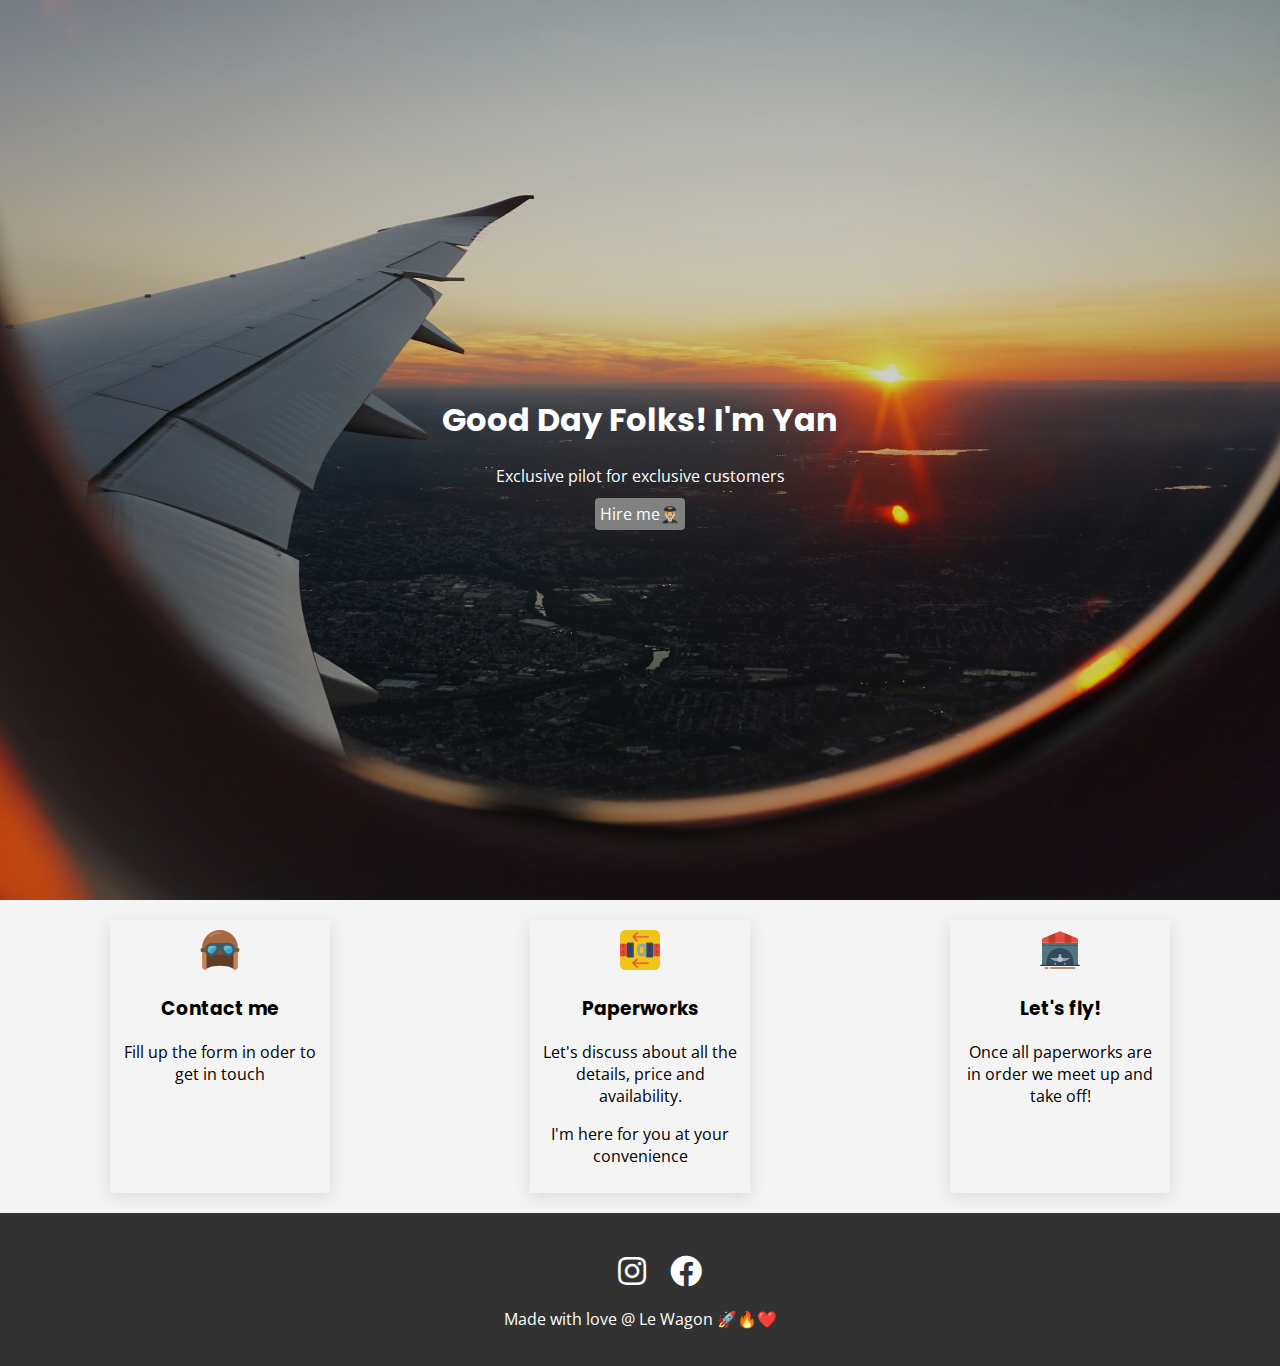
<file: index.html>
<!DOCTYPE html>
<html>
<head>
  <meta charset="UTF-8">
  <title>Yan 🛩</title>
  <link rel="shortcut icon" href="data:image/x-icon;" type="image/x-icon">
  <link rel="stylesheet" href="https://use.fontawesome.com/releases/v5.6.3/css/all.css">
  <!-- We need this line below for responsiveness! -->
  <meta name="viewport" content="width=device-width, initial-scale=1">
  <link rel="stylesheet" href="css/style.css">
</head>
<body>
  <!-- code a Hero / Banner section -->
  <div class="banner">
    <div class="container">
      <h1>Good Day Folks! I'm Yan</h1>
      <p>Exclusive pilot for exclusive customers</p>
      <a href="https://images-na.ssl-images-amazon.com/images/I/51HdZwHGt9L.jpg" target="_blank" class="btn-hire">Hire me👨🏼‍✈️</a>
    </div>
  </div>

  <!-- code a "How it works" section -->
  <div class="container">
    <div class="cards">
      <div class="card">
        <img src="images/helmet.svg" alt="Helmet">
        <h3>Contact me</h3>
        <p>Fill up the form in oder to get in touch</p>
      </div>
      <div class="card">
        <img src="images/seatbelt.svg" alt="seatbelt">
        <h3>Paperworks</h3>
        <p>Let's discuss about all the details, price and availability.</p>
        <p>I'm here for you at your convenience</p>
      </div>
      <div class="card">
        <img src="images/hangar.svg" alt="hangar">
        <h3>Let's fly!</h3>
        <p>Once all paperworks are in order we meet up and take off!</p>
      </div>
    </div>
  </div>

  <!-- code a footer -->
  <div class="footer">
    <ul class="list-inline">
      <li><a href="https://www.instagram.com/yandom/" target="_blank"><i class="fab fa-instagram"></i></a></li>
      <li><a href="https://www.facebook.com/yann.domenjod"target="_blank"><i class="fab fa-facebook"></i></a></li>
    </ul>
    <p>Made with love @ Le Wagon 🚀🔥❤️</p>
  </div>
</body>
</html>
</file>
<file: css/style.css>
/* Fonts */
@import url('https://fonts.googleapis.com/css?family=Open+Sans:400,700|Poppins:700');

/* Fontawesome */
@import url('https://use.fontawesome.com/releases/v5.6.3/css/all.css');
@import url('components/banner.css');
@import url('components/btn-hire.css');
@import url('components/cards.css');
@import url('components/footer.css');



/* Utilities */
body {
  margin: 0;
  font-family: Open Sans;
  background-color: rgba(240, 240, 240, 0.7);
}

h1, h2, h3, h4 {
  font-family: Poppins;
}

a {
  text-decoration: none;
}

.container{
  margin: auto;
  width: 100vw;
  text-align: center;
}
</file>
